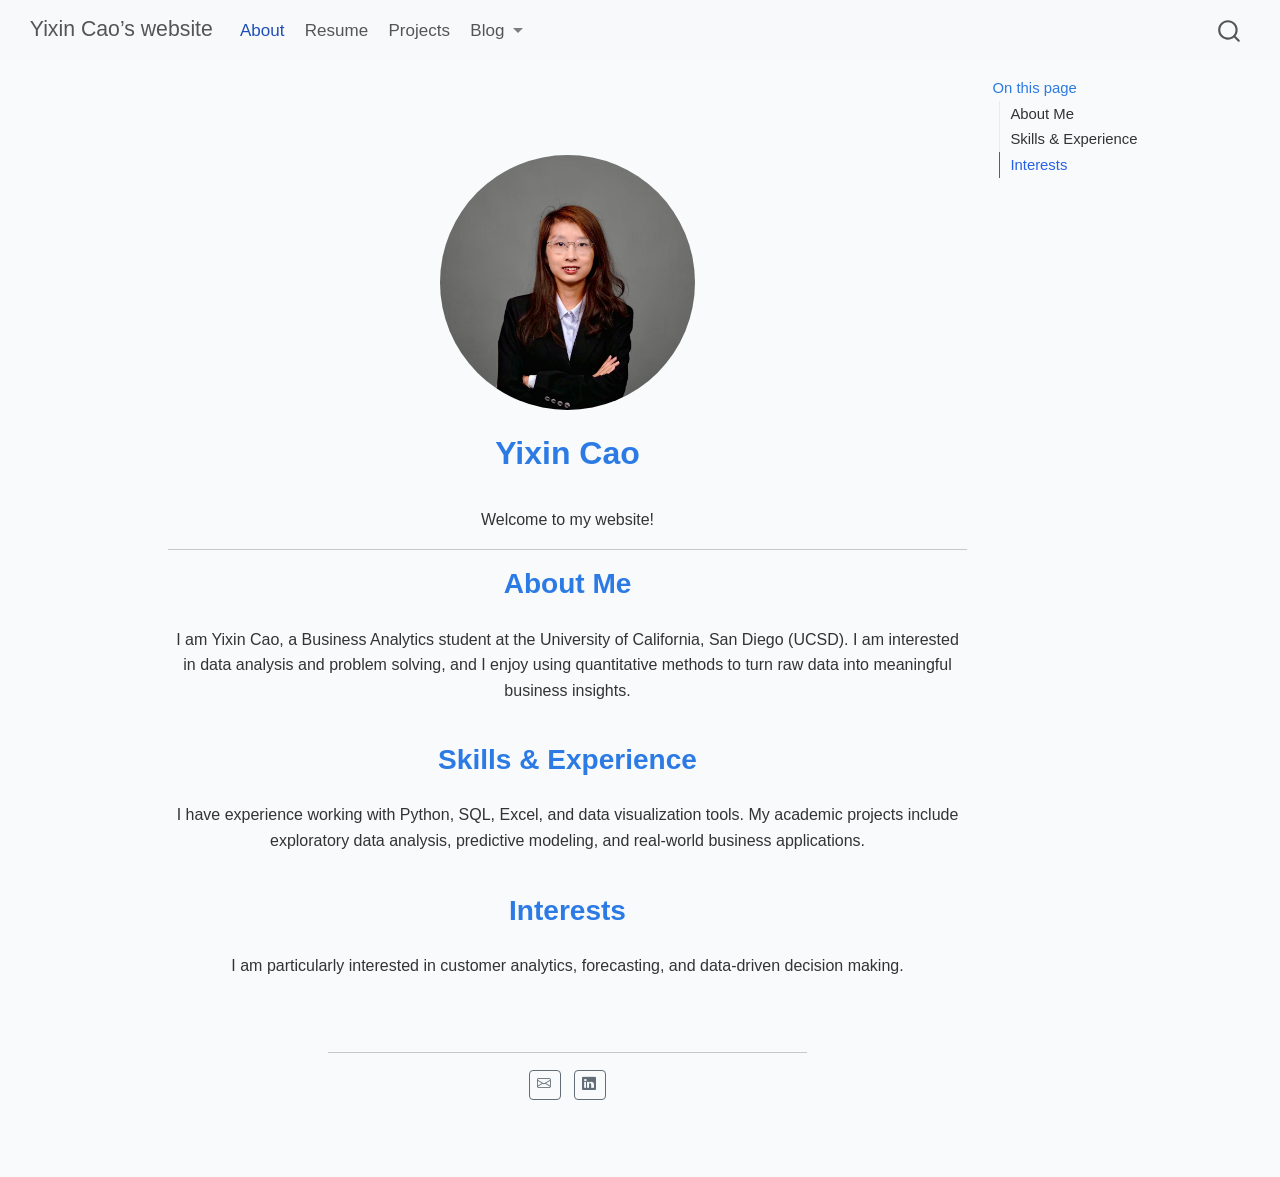
<file: docs/index.html>
<!DOCTYPE html>
<html xmlns="http://www.w3.org/1999/xhtml" lang="en" xml:lang="en"><head>

<meta charset="utf-8">
<meta name="generator" content="quarto-1.9.36">

<meta name="viewport" content="width=device-width, initial-scale=1.0, user-scalable=yes">


<title>Yixin Cao – Yixin Cao’s website</title>
<style>
/* Default styles provided by pandoc.
** See https://pandoc.org/MANUAL.html#variables-for-html for config info.
*/
code{white-space: pre-wrap;}
span.smallcaps{font-variant: small-caps;}
div.columns{display: flex; gap: min(4vw, 1.5em);}
div.column{flex: auto; overflow-x: auto;}
div.hanging-indent{margin-left: 1.5em; text-indent: -1.5em;}
ul.task-list{list-style: none;}
ul.task-list li input[type="checkbox"] {
  width: 0.8em;
  margin: 0 0.8em 0.2em -1em; /* quarto-specific, see https://github.com/quarto-dev/quarto-cli/issues/4556 */ 
  vertical-align: middle;
}
</style>


<script src="site_libs/quarto-nav/quarto-nav.js"></script>
<script src="site_libs/quarto-nav/headroom.min.js"></script>
<script src="site_libs/clipboard/clipboard.min.js"></script>
<script src="site_libs/quarto-search/autocomplete.umd.js"></script>
<script src="site_libs/quarto-search/fuse.min.js"></script>
<script src="site_libs/quarto-search/quarto-search.js"></script>
<meta name="quarto:offset" content="./">
<script src="site_libs/quarto-html/quarto.js" type="module"></script>
<script src="site_libs/quarto-html/tabsets/tabsets.js" type="module"></script>
<script src="site_libs/quarto-html/popper.min.js"></script>
<script src="site_libs/quarto-html/tippy.umd.min.js"></script>
<link href="site_libs/quarto-html/tippy.css" rel="stylesheet">
<link href="site_libs/quarto-html/quarto-syntax-highlighting-845c23b38eaddc0f92fda52bfe77a8c8.css" rel="stylesheet" id="quarto-text-highlighting-styles">
<script src="site_libs/bootstrap/bootstrap.min.js"></script>
<link href="site_libs/bootstrap/bootstrap-icons.css" rel="stylesheet">
<link href="site_libs/bootstrap/bootstrap-158031087360bce0ff56dc785ce39e06.min.css" rel="stylesheet" append-hash="true" id="quarto-bootstrap" data-mode="light">
<script id="quarto-search-options" type="application/json">{
  "location": "navbar",
  "copy-button": false,
  "collapse-after": 3,
  "panel-placement": "end",
  "type": "overlay",
  "limit": 50,
  "keyboard-shortcut": [
    "f",
    "/",
    "s"
  ],
  "show-item-context": false,
  "language": {
    "search-no-results-text": "No results",
    "search-matching-documents-text": "matching documents",
    "search-copy-link-title": "Copy link to search",
    "search-hide-matches-text": "Hide additional matches",
    "search-more-match-text": "more match in this document",
    "search-more-matches-text": "more matches in this document",
    "search-clear-button-title": "Clear",
    "search-text-placeholder": "",
    "search-detached-cancel-button-title": "Cancel",
    "search-submit-button-title": "Submit",
    "search-label": "Search"
  }
}</script>


<link rel="stylesheet" href="styles.css">
</head>

<body class="nav-fixed quarto-light">

<div id="quarto-search-results"></div>
  <header id="quarto-header" class="headroom fixed-top">
    <nav class="navbar navbar-expand-lg " data-bs-theme="dark">
      <div class="navbar-container container-fluid">
      <div class="navbar-brand-container mx-auto">
    <a class="navbar-brand" href="./index.html">
    <span class="navbar-title">Yixin Cao’s website</span>
    </a>
  </div>
            <div id="quarto-search" class="" title="Search"></div>
          <button class="navbar-toggler" type="button" data-bs-toggle="collapse" data-bs-target="#navbarCollapse" aria-controls="navbarCollapse" role="menu" aria-expanded="false" aria-label="Toggle navigation" onclick="if (window.quartoToggleHeadroom) { window.quartoToggleHeadroom(); }">
  <span class="navbar-toggler-icon"></span>
</button>
          <div class="collapse navbar-collapse" id="navbarCollapse">
            <ul class="navbar-nav navbar-nav-scroll me-auto">
  <li class="nav-item">
    <a class="nav-link active" href="./index.html" aria-current="page"> 
<span class="menu-text">About</span></a>
  </li>  
  <li class="nav-item">
    <a class="nav-link" href="./resume.html"> 
<span class="menu-text">Resume</span></a>
  </li>  
  <li class="nav-item">
    <a class="nav-link" href="./projects.html"> 
<span class="menu-text">Projects</span></a>
  </li>  
  <li class="nav-item dropdown ">
    <a class="nav-link dropdown-toggle" href="#" id="nav-menu-blog" role="link" data-bs-toggle="dropdown" aria-expanded="false">
 <span class="menu-text">Blog</span>
    </a>
    <ul class="dropdown-menu" aria-labelledby="nav-menu-blog">    
        <li>
    <a class="dropdown-item" href="./hw1_questions.html">
 <span class="dropdown-text">HW1</span></a>
  </li>  
        <li>
    <a class="dropdown-item" href="./hw2_questions.html">
 <span class="dropdown-text">HW2</span></a>
  </li>  
        <li>
    <a class="dropdown-item" href="./hw3_questions.html">
 <span class="dropdown-text">HW3</span></a>
  </li>  
        <li>
    <a class="dropdown-item" href="./hw4_questions.html">
 <span class="dropdown-text">HW4</span></a>
  </li>  
    </ul>
  </li>
</ul>
          </div> <!-- /navcollapse -->
            <div class="quarto-navbar-tools">
</div>
      </div> <!-- /container-fluid -->
    </nav>
</header>
<!-- content -->
<div id="quarto-content" class="quarto-container page-columns page-rows-contents page-layout-article page-navbar">
<!-- sidebar -->
<!-- margin-sidebar -->
    <div id="quarto-margin-sidebar" class="sidebar margin-sidebar">
        <nav id="TOC" role="doc-toc" class="toc-active">
    <h2 id="toc-title">On this page</h2>
  <ul>
  <li><a href="#about-me" id="toc-about-me" class="nav-link active" data-scroll-target="#about-me">About Me</a></li>
  <li><a href="#skills-experience" id="toc-skills-experience" class="nav-link" data-scroll-target="#skills-experience">Skills &amp; Experience</a></li>
  <li><a href="#interests" id="toc-interests" class="nav-link" data-scroll-target="#interests">Interests</a></li>
  </ul>
</nav>
    </div>
<!-- main -->
<div class="quarto-about-jolla">
  <img src="files/profile_pic.jpg" class="about-image
  round " style="height: 15em; width: 15em;">
 <header id="title-block-header" class="quarto-title-block default">
<div class="quarto-title">
<h1 class="title">Yixin Cao</h1>
</div>
<div class="quarto-title-meta">
  </div>
</header><main class="content" id="quarto-document-content">

<p>Welcome to my website!</p>
<hr>
<section id="about-me" class="level2">
<h2 data-anchor-id="about-me">About Me</h2>
<p>I am Yixin Cao, a Business Analytics student at the University of California, San Diego (UCSD). I am interested in data analysis and problem solving, and I enjoy using quantitative methods to turn raw data into meaningful business insights.</p>
</section>
<section id="skills-experience" class="level2">
<h2 data-anchor-id="skills-experience">Skills &amp; Experience</h2>
<p>I have experience working with Python, SQL, Excel, and data visualization tools. My academic projects include exploratory data analysis, predictive modeling, and real-world business applications.</p>
</section>
<section id="interests" class="level2">
<h2 data-anchor-id="interests">Interests</h2>
<p>I am particularly interested in customer analytics, forecasting, and data-driven decision making.</p>


</section>
</main> 
  <hr class="about-sep">
   <div class="about-links">
  <a href="mailto:yixincao615@gmail.com" class="about-link" rel="" target="">
    <i class="bi bi-envelope"></i>
     <span class="about-link-text"></span>
  </a>
  <a href="/www.linkedin.com/in/yixin-cao-874bb3294" class="about-link" rel="" target="">
    <i class="bi bi-linkedin"></i>
     <span class="about-link-text"></span>
  </a>
</div>
</div>
 <!-- /main -->
<script id="quarto-html-after-body" type="application/javascript">
  window.document.addEventListener("DOMContentLoaded", function (event) {
    const isCodeAnnotation = (el) => {
      for (const clz of el.classList) {
        if (clz.startsWith('code-annotation-')) {                     
          return true;
        }
      }
      return false;
    }
    const onCopySuccess = function(e) {
      // button target
      const button = e.trigger;
      // don't keep focus
      button.blur();
      // flash "checked"
      button.classList.add('code-copy-button-checked');
      var currentTitle = button.getAttribute("title");
      button.setAttribute("title", "Copied!");
      let tooltip;
      if (window.bootstrap) {
        button.setAttribute("data-bs-toggle", "tooltip");
        button.setAttribute("data-bs-placement", "left");
        button.setAttribute("data-bs-title", "Copied!");
        tooltip = new bootstrap.Tooltip(button, 
          { trigger: "manual", 
            customClass: "code-copy-button-tooltip",
            offset: [0, -8]});
        tooltip.show();    
      }
      setTimeout(function() {
        if (tooltip) {
          tooltip.hide();
          button.removeAttribute("data-bs-title");
          button.removeAttribute("data-bs-toggle");
          button.removeAttribute("data-bs-placement");
        }
        button.setAttribute("title", currentTitle);
        button.classList.remove('code-copy-button-checked');
      }, 1000);
      // clear code selection
      e.clearSelection();
    }
    const getTextToCopy = function(trigger) {
      const outerScaffold = trigger.parentElement.cloneNode(true);
      const codeEl = outerScaffold.querySelector('code');
      for (const childEl of codeEl.children) {
        if (isCodeAnnotation(childEl)) {
          childEl.remove();
        }
      }
      return codeEl.innerText;
    }
    const clipboard = new window.ClipboardJS('.code-copy-button:not([data-in-quarto-modal])', {
      text: getTextToCopy
    });
    clipboard.on('success', onCopySuccess);
    if (window.document.getElementById('quarto-embedded-source-code-modal')) {
      const clipboardModal = new window.ClipboardJS('.code-copy-button[data-in-quarto-modal]', {
        text: getTextToCopy,
        container: window.document.getElementById('quarto-embedded-source-code-modal')
      });
      clipboardModal.on('success', onCopySuccess);
    }
      var localhostRegex = new RegExp(/^(?:http|https):\/\/localhost\:?[0-9]*\//);
      var mailtoRegex = new RegExp(/^mailto:/);
        var filterRegex = new RegExp('/' + window.location.host + '/');
      var isInternal = (href) => {
          return filterRegex.test(href) || localhostRegex.test(href) || mailtoRegex.test(href);
      }
      // Inspect non-navigation links and adorn them if external
     var links = window.document.querySelectorAll('a[href]:not(.nav-link):not(.navbar-brand):not(.toc-action):not(.sidebar-link):not(.sidebar-item-toggle):not(.pagination-link):not(.no-external):not([aria-hidden]):not(.dropdown-item):not(.quarto-navigation-tool):not(.about-link)');
      for (var i=0; i<links.length; i++) {
        const link = links[i];
        if (!isInternal(link.href)) {
          // undo the damage that might have been done by quarto-nav.js in the case of
          // links that we want to consider external
          if (link.dataset.originalHref !== undefined) {
            link.href = link.dataset.originalHref;
          }
        }
      }
    function tippyHover(el, contentFn, onTriggerFn, onUntriggerFn) {
      const config = {
        allowHTML: true,
        maxWidth: 500,
        delay: 100,
        arrow: false,
        appendTo: function(el) {
            return el.parentElement;
        },
        interactive: true,
        interactiveBorder: 10,
        theme: 'quarto',
        placement: 'bottom-start',
      };
      if (contentFn) {
        config.content = contentFn;
      }
      if (onTriggerFn) {
        config.onTrigger = onTriggerFn;
      }
      if (onUntriggerFn) {
        config.onUntrigger = onUntriggerFn;
      }
      window.tippy(el, config); 
    }
    const noterefs = window.document.querySelectorAll('a[role="doc-noteref"]');
    for (var i=0; i<noterefs.length; i++) {
      const ref = noterefs[i];
      tippyHover(ref, function() {
        // use id or data attribute instead here
        let href = ref.getAttribute('data-footnote-href') || ref.getAttribute('href');
        try { href = new URL(href).hash; } catch {}
        const id = href.replace(/^#\/?/, "");
        const note = window.document.getElementById(id);
        if (note) {
          return note.innerHTML;
        } else {
          return "";
        }
      });
    }
    const xrefs = window.document.querySelectorAll('a.quarto-xref');
    const processXRef = (id, note) => {
      // Strip column container classes
      const stripColumnClz = (el) => {
        el.classList.remove("page-full", "page-columns");
        if (el.children) {
          for (const child of el.children) {
            stripColumnClz(child);
          }
        }
      }
      stripColumnClz(note)
      if (id === null || id.startsWith('sec-')) {
        // Special case sections, only their first couple elements
        const container = document.createElement("div");
        if (note.children && note.children.length > 2) {
          container.appendChild(note.children[0].cloneNode(true));
          for (let i = 1; i < note.children.length; i++) {
            const child = note.children[i];
            if (child.tagName === "P" && child.innerText === "") {
              continue;
            } else {
              container.appendChild(child.cloneNode(true));
              break;
            }
          }
          if (window.Quarto?.typesetMath) {
            window.Quarto.typesetMath(container);
          }
          return container.innerHTML
        } else {
          if (window.Quarto?.typesetMath) {
            window.Quarto.typesetMath(note);
          }
          return note.innerHTML;
        }
      } else {
        // Remove any anchor links if they are present
        const anchorLink = note.querySelector('a.anchorjs-link');
        if (anchorLink) {
          anchorLink.remove();
        }
        if (window.Quarto?.typesetMath) {
          window.Quarto.typesetMath(note);
        }
        if (note.classList.contains("callout")) {
          return note.outerHTML;
        } else {
          return note.innerHTML;
        }
      }
    }
    for (var i=0; i<xrefs.length; i++) {
      const xref = xrefs[i];
      tippyHover(xref, undefined, function(instance) {
        instance.disable();
        let url = xref.getAttribute('href');
        let hash = undefined; 
        if (url.startsWith('#')) {
          hash = url;
        } else {
          try { hash = new URL(url).hash; } catch {}
        }
        if (hash) {
          const id = hash.replace(/^#\/?/, "");
          const note = window.document.getElementById(id);
          if (note !== null) {
            try {
              const html = processXRef(id, note.cloneNode(true));
              instance.setContent(html);
            } finally {
              instance.enable();
              instance.show();
            }
          } else {
            // See if we can fetch this
            fetch(url.split('#')[0])
            .then(res => res.text())
            .then(html => {
              const parser = new DOMParser();
              const htmlDoc = parser.parseFromString(html, "text/html");
              const note = htmlDoc.getElementById(id);
              if (note !== null) {
                const html = processXRef(id, note);
                instance.setContent(html);
              } 
            }).finally(() => {
              instance.enable();
              instance.show();
            });
          }
        } else {
          // See if we can fetch a full url (with no hash to target)
          // This is a special case and we should probably do some content thinning / targeting
          fetch(url)
          .then(res => res.text())
          .then(html => {
            const parser = new DOMParser();
            const htmlDoc = parser.parseFromString(html, "text/html");
            const note = htmlDoc.querySelector('main.content');
            if (note !== null) {
              // This should only happen for chapter cross references
              // (since there is no id in the URL)
              // remove the first header
              if (note.children.length > 0 && note.children[0].tagName === "HEADER") {
                note.children[0].remove();
              }
              const html = processXRef(null, note);
              instance.setContent(html);
            } 
          }).finally(() => {
            instance.enable();
            instance.show();
          });
        }
      }, function(instance) {
      });
    }
        let selectedAnnoteEl;
        const selectorForAnnotation = ( cell, annotation) => {
          let cellAttr = 'data-code-cell="' + cell + '"';
          let lineAttr = 'data-code-annotation="' +  annotation + '"';
          const selector = 'span[' + cellAttr + '][' + lineAttr + ']';
          return selector;
        }
        const selectCodeLines = (annoteEl) => {
          const doc = window.document;
          const targetCell = annoteEl.getAttribute("data-target-cell");
          const targetAnnotation = annoteEl.getAttribute("data-target-annotation");
          const annoteSpan = window.document.querySelector(selectorForAnnotation(targetCell, targetAnnotation));
          const lines = annoteSpan.getAttribute("data-code-lines").split(",");
          const lineIds = lines.map((line) => {
            return targetCell + "-" + line;
          })
          let top = null;
          let height = null;
          let parent = null;
          if (lineIds.length > 0) {
              //compute the position of the single el (top and bottom and make a div)
              const el = window.document.getElementById(lineIds[0]);
              top = el.offsetTop;
              height = el.offsetHeight;
              parent = el.parentElement.parentElement;
            if (lineIds.length > 1) {
              const lastEl = window.document.getElementById(lineIds[lineIds.length - 1]);
              const bottom = lastEl.offsetTop + lastEl.offsetHeight;
              height = bottom - top;
            }
            if (top !== null && height !== null && parent !== null) {
              // cook up a div (if necessary) and position it 
              let div = window.document.getElementById("code-annotation-line-highlight");
              if (div === null) {
                div = window.document.createElement("div");
                div.setAttribute("id", "code-annotation-line-highlight");
                div.style.position = 'absolute';
                parent.appendChild(div);
              }
              div.style.top = top - 2 + "px";
              div.style.height = height + 4 + "px";
              div.style.left = 0;
              let gutterDiv = window.document.getElementById("code-annotation-line-highlight-gutter");
              if (gutterDiv === null) {
                gutterDiv = window.document.createElement("div");
                gutterDiv.setAttribute("id", "code-annotation-line-highlight-gutter");
                gutterDiv.style.position = 'absolute';
                const codeCell = window.document.getElementById(targetCell);
                const gutter = codeCell.querySelector('.code-annotation-gutter');
                gutter.appendChild(gutterDiv);
              }
              gutterDiv.style.top = top - 2 + "px";
              gutterDiv.style.height = height + 4 + "px";
            }
            selectedAnnoteEl = annoteEl;
          }
        };
        const unselectCodeLines = () => {
          const elementsIds = ["code-annotation-line-highlight", "code-annotation-line-highlight-gutter"];
          elementsIds.forEach((elId) => {
            const div = window.document.getElementById(elId);
            if (div) {
              div.remove();
            }
          });
          selectedAnnoteEl = undefined;
        };
          // Handle positioning of the toggle
      window.addEventListener(
        "resize",
        throttle(() => {
          elRect = undefined;
          if (selectedAnnoteEl) {
            selectCodeLines(selectedAnnoteEl);
          }
        }, 10)
      );
      function throttle(fn, ms) {
      let throttle = false;
      let timer;
        return (...args) => {
          if(!throttle) { // first call gets through
              fn.apply(this, args);
              throttle = true;
          } else { // all the others get throttled
              if(timer) clearTimeout(timer); // cancel #2
              timer = setTimeout(() => {
                fn.apply(this, args);
                timer = throttle = false;
              }, ms);
          }
        };
      }
        // Attach click handler to the DT
        const annoteDls = window.document.querySelectorAll('dt[data-target-cell]');
        for (const annoteDlNode of annoteDls) {
          annoteDlNode.addEventListener('click', (event) => {
            const clickedEl = event.target;
            if (clickedEl !== selectedAnnoteEl) {
              unselectCodeLines();
              const activeEl = window.document.querySelector('dt[data-target-cell].code-annotation-active');
              if (activeEl) {
                activeEl.classList.remove('code-annotation-active');
              }
              selectCodeLines(clickedEl);
              clickedEl.classList.add('code-annotation-active');
            } else {
              // Unselect the line
              unselectCodeLines();
              clickedEl.classList.remove('code-annotation-active');
            }
          });
        }
    const findCites = (el) => {
      const parentEl = el.parentElement;
      if (parentEl) {
        const cites = parentEl.dataset.cites;
        if (cites) {
          return {
            el,
            cites: cites.split(' ')
          };
        } else {
          return findCites(el.parentElement)
        }
      } else {
        return undefined;
      }
    };
    var bibliorefs = window.document.querySelectorAll('a[role="doc-biblioref"]');
    for (var i=0; i<bibliorefs.length; i++) {
      const ref = bibliorefs[i];
      const citeInfo = findCites(ref);
      if (citeInfo) {
        tippyHover(citeInfo.el, function() {
          var popup = window.document.createElement('div');
          citeInfo.cites.forEach(function(cite) {
            var citeDiv = window.document.createElement('div');
            citeDiv.classList.add('hanging-indent');
            citeDiv.classList.add('csl-entry');
            var biblioDiv = window.document.getElementById('ref-' + cite);
            if (biblioDiv) {
              citeDiv.innerHTML = biblioDiv.innerHTML;
            }
            popup.appendChild(citeDiv);
          });
          return popup.innerHTML;
        });
      }
    }
  });
  </script>
</div> <!-- /content -->




</body></html>
</file>
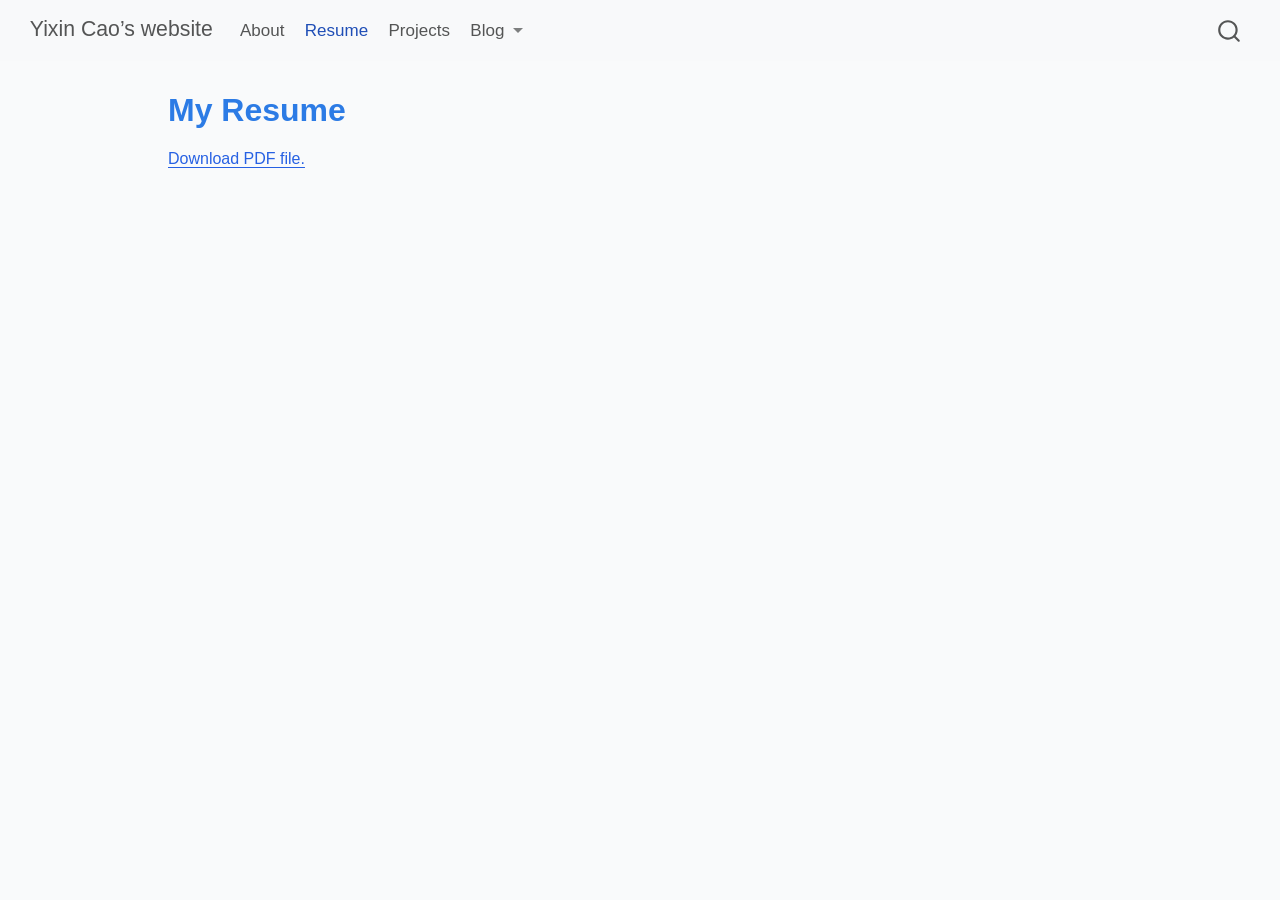
<file: docs/resume.html>
<!DOCTYPE html>
<html xmlns="http://www.w3.org/1999/xhtml" lang="en" xml:lang="en"><head>

<meta charset="utf-8">
<meta name="generator" content="quarto-1.9.36">

<meta name="viewport" content="width=device-width, initial-scale=1.0, user-scalable=yes">


<title>My Resume – Yixin Cao’s website</title>
<style>
/* Default styles provided by pandoc.
** See https://pandoc.org/MANUAL.html#variables-for-html for config info.
*/
code{white-space: pre-wrap;}
span.smallcaps{font-variant: small-caps;}
div.columns{display: flex; gap: min(4vw, 1.5em);}
div.column{flex: auto; overflow-x: auto;}
div.hanging-indent{margin-left: 1.5em; text-indent: -1.5em;}
ul.task-list{list-style: none;}
ul.task-list li input[type="checkbox"] {
  width: 0.8em;
  margin: 0 0.8em 0.2em -1em; /* quarto-specific, see https://github.com/quarto-dev/quarto-cli/issues/4556 */ 
  vertical-align: middle;
}
</style>


<script src="site_libs/quarto-nav/quarto-nav.js"></script>
<script src="site_libs/quarto-nav/headroom.min.js"></script>
<script src="site_libs/clipboard/clipboard.min.js"></script>
<script src="site_libs/quarto-search/autocomplete.umd.js"></script>
<script src="site_libs/quarto-search/fuse.min.js"></script>
<script src="site_libs/quarto-search/quarto-search.js"></script>
<meta name="quarto:offset" content="./">
<script src="site_libs/quarto-html/quarto.js" type="module"></script>
<script src="site_libs/quarto-html/tabsets/tabsets.js" type="module"></script>
<script src="site_libs/quarto-html/popper.min.js"></script>
<script src="site_libs/quarto-html/tippy.umd.min.js"></script>
<script src="site_libs/quarto-html/anchor.min.js"></script>
<link href="site_libs/quarto-html/tippy.css" rel="stylesheet">
<link href="site_libs/quarto-html/quarto-syntax-highlighting-845c23b38eaddc0f92fda52bfe77a8c8.css" rel="stylesheet" id="quarto-text-highlighting-styles">
<script src="site_libs/bootstrap/bootstrap.min.js"></script>
<link href="site_libs/bootstrap/bootstrap-icons.css" rel="stylesheet">
<link href="site_libs/bootstrap/bootstrap-158031087360bce0ff56dc785ce39e06.min.css" rel="stylesheet" append-hash="true" id="quarto-bootstrap" data-mode="light">
<script id="quarto-search-options" type="application/json">{
  "location": "navbar",
  "copy-button": false,
  "collapse-after": 3,
  "panel-placement": "end",
  "type": "overlay",
  "limit": 50,
  "keyboard-shortcut": [
    "f",
    "/",
    "s"
  ],
  "show-item-context": false,
  "language": {
    "search-no-results-text": "No results",
    "search-matching-documents-text": "matching documents",
    "search-copy-link-title": "Copy link to search",
    "search-hide-matches-text": "Hide additional matches",
    "search-more-match-text": "more match in this document",
    "search-more-matches-text": "more matches in this document",
    "search-clear-button-title": "Clear",
    "search-text-placeholder": "",
    "search-detached-cancel-button-title": "Cancel",
    "search-submit-button-title": "Submit",
    "search-label": "Search"
  }
}</script>


<link rel="stylesheet" href="styles.css">
</head>

<body class="nav-fixed quarto-light">

<div id="quarto-search-results"></div>
  <header id="quarto-header" class="headroom fixed-top">
    <nav class="navbar navbar-expand-lg " data-bs-theme="dark">
      <div class="navbar-container container-fluid">
      <div class="navbar-brand-container mx-auto">
    <a class="navbar-brand" href="./index.html">
    <span class="navbar-title">Yixin Cao’s website</span>
    </a>
  </div>
            <div id="quarto-search" class="" title="Search"></div>
          <button class="navbar-toggler" type="button" data-bs-toggle="collapse" data-bs-target="#navbarCollapse" aria-controls="navbarCollapse" role="menu" aria-expanded="false" aria-label="Toggle navigation" onclick="if (window.quartoToggleHeadroom) { window.quartoToggleHeadroom(); }">
  <span class="navbar-toggler-icon"></span>
</button>
          <div class="collapse navbar-collapse" id="navbarCollapse">
            <ul class="navbar-nav navbar-nav-scroll me-auto">
  <li class="nav-item">
    <a class="nav-link" href="./index.html"> 
<span class="menu-text">About</span></a>
  </li>  
  <li class="nav-item">
    <a class="nav-link active" href="./resume.html" aria-current="page"> 
<span class="menu-text">Resume</span></a>
  </li>  
  <li class="nav-item">
    <a class="nav-link" href="./projects.html"> 
<span class="menu-text">Projects</span></a>
  </li>  
  <li class="nav-item dropdown ">
    <a class="nav-link dropdown-toggle" href="#" id="nav-menu-blog" role="link" data-bs-toggle="dropdown" aria-expanded="false">
 <span class="menu-text">Blog</span>
    </a>
    <ul class="dropdown-menu" aria-labelledby="nav-menu-blog">    
        <li>
    <a class="dropdown-item" href="./hw1_questions.html">
 <span class="dropdown-text">HW1</span></a>
  </li>  
        <li>
    <a class="dropdown-item" href="./hw2_questions.html">
 <span class="dropdown-text">HW2</span></a>
  </li>  
        <li>
    <a class="dropdown-item" href="./hw3_questions.html">
 <span class="dropdown-text">HW3</span></a>
  </li>  
        <li>
    <a class="dropdown-item" href="./hw4_questions.html">
 <span class="dropdown-text">HW4</span></a>
  </li>  
    </ul>
  </li>
</ul>
          </div> <!-- /navcollapse -->
            <div class="quarto-navbar-tools">
</div>
      </div> <!-- /container-fluid -->
    </nav>
</header>
<!-- content -->
<div id="quarto-content" class="quarto-container page-columns page-rows-contents page-layout-article page-navbar">
<!-- sidebar -->
<!-- margin-sidebar -->
    <div id="quarto-margin-sidebar" class="sidebar margin-sidebar zindex-bottom">
        
    </div>
<!-- main -->
<main class="content" id="quarto-document-content">

<header id="title-block-header" class="quarto-title-block default">
<div class="quarto-title">
<h1 class="title">My Resume</h1>
</div>



<div class="quarto-title-meta">

    
  
    
  </div>
  


</header>


<p><object data="files/resume.pdf" type="application/pdf" width="100%" height="800"><a href="files/resume.pdf" download="">Download PDF file.</a></object></p>



</main> <!-- /main -->
<script id="quarto-html-after-body" type="application/javascript">
  window.document.addEventListener("DOMContentLoaded", function (event) {
    const icon = "";
    const anchorJS = new window.AnchorJS();
    anchorJS.options = {
      placement: 'right',
      icon: icon
    };
    anchorJS.add('.anchored');
    const isCodeAnnotation = (el) => {
      for (const clz of el.classList) {
        if (clz.startsWith('code-annotation-')) {                     
          return true;
        }
      }
      return false;
    }
    const onCopySuccess = function(e) {
      // button target
      const button = e.trigger;
      // don't keep focus
      button.blur();
      // flash "checked"
      button.classList.add('code-copy-button-checked');
      var currentTitle = button.getAttribute("title");
      button.setAttribute("title", "Copied!");
      let tooltip;
      if (window.bootstrap) {
        button.setAttribute("data-bs-toggle", "tooltip");
        button.setAttribute("data-bs-placement", "left");
        button.setAttribute("data-bs-title", "Copied!");
        tooltip = new bootstrap.Tooltip(button, 
          { trigger: "manual", 
            customClass: "code-copy-button-tooltip",
            offset: [0, -8]});
        tooltip.show();    
      }
      setTimeout(function() {
        if (tooltip) {
          tooltip.hide();
          button.removeAttribute("data-bs-title");
          button.removeAttribute("data-bs-toggle");
          button.removeAttribute("data-bs-placement");
        }
        button.setAttribute("title", currentTitle);
        button.classList.remove('code-copy-button-checked');
      }, 1000);
      // clear code selection
      e.clearSelection();
    }
    const getTextToCopy = function(trigger) {
      const outerScaffold = trigger.parentElement.cloneNode(true);
      const codeEl = outerScaffold.querySelector('code');
      for (const childEl of codeEl.children) {
        if (isCodeAnnotation(childEl)) {
          childEl.remove();
        }
      }
      return codeEl.innerText;
    }
    const clipboard = new window.ClipboardJS('.code-copy-button:not([data-in-quarto-modal])', {
      text: getTextToCopy
    });
    clipboard.on('success', onCopySuccess);
    if (window.document.getElementById('quarto-embedded-source-code-modal')) {
      const clipboardModal = new window.ClipboardJS('.code-copy-button[data-in-quarto-modal]', {
        text: getTextToCopy,
        container: window.document.getElementById('quarto-embedded-source-code-modal')
      });
      clipboardModal.on('success', onCopySuccess);
    }
      var localhostRegex = new RegExp(/^(?:http|https):\/\/localhost\:?[0-9]*\//);
      var mailtoRegex = new RegExp(/^mailto:/);
        var filterRegex = new RegExp('/' + window.location.host + '/');
      var isInternal = (href) => {
          return filterRegex.test(href) || localhostRegex.test(href) || mailtoRegex.test(href);
      }
      // Inspect non-navigation links and adorn them if external
     var links = window.document.querySelectorAll('a[href]:not(.nav-link):not(.navbar-brand):not(.toc-action):not(.sidebar-link):not(.sidebar-item-toggle):not(.pagination-link):not(.no-external):not([aria-hidden]):not(.dropdown-item):not(.quarto-navigation-tool):not(.about-link)');
      for (var i=0; i<links.length; i++) {
        const link = links[i];
        if (!isInternal(link.href)) {
          // undo the damage that might have been done by quarto-nav.js in the case of
          // links that we want to consider external
          if (link.dataset.originalHref !== undefined) {
            link.href = link.dataset.originalHref;
          }
        }
      }
    function tippyHover(el, contentFn, onTriggerFn, onUntriggerFn) {
      const config = {
        allowHTML: true,
        maxWidth: 500,
        delay: 100,
        arrow: false,
        appendTo: function(el) {
            return el.parentElement;
        },
        interactive: true,
        interactiveBorder: 10,
        theme: 'quarto',
        placement: 'bottom-start',
      };
      if (contentFn) {
        config.content = contentFn;
      }
      if (onTriggerFn) {
        config.onTrigger = onTriggerFn;
      }
      if (onUntriggerFn) {
        config.onUntrigger = onUntriggerFn;
      }
      window.tippy(el, config); 
    }
    const noterefs = window.document.querySelectorAll('a[role="doc-noteref"]');
    for (var i=0; i<noterefs.length; i++) {
      const ref = noterefs[i];
      tippyHover(ref, function() {
        // use id or data attribute instead here
        let href = ref.getAttribute('data-footnote-href') || ref.getAttribute('href');
        try { href = new URL(href).hash; } catch {}
        const id = href.replace(/^#\/?/, "");
        const note = window.document.getElementById(id);
        if (note) {
          return note.innerHTML;
        } else {
          return "";
        }
      });
    }
    const xrefs = window.document.querySelectorAll('a.quarto-xref');
    const processXRef = (id, note) => {
      // Strip column container classes
      const stripColumnClz = (el) => {
        el.classList.remove("page-full", "page-columns");
        if (el.children) {
          for (const child of el.children) {
            stripColumnClz(child);
          }
        }
      }
      stripColumnClz(note)
      if (id === null || id.startsWith('sec-')) {
        // Special case sections, only their first couple elements
        const container = document.createElement("div");
        if (note.children && note.children.length > 2) {
          container.appendChild(note.children[0].cloneNode(true));
          for (let i = 1; i < note.children.length; i++) {
            const child = note.children[i];
            if (child.tagName === "P" && child.innerText === "") {
              continue;
            } else {
              container.appendChild(child.cloneNode(true));
              break;
            }
          }
          if (window.Quarto?.typesetMath) {
            window.Quarto.typesetMath(container);
          }
          return container.innerHTML
        } else {
          if (window.Quarto?.typesetMath) {
            window.Quarto.typesetMath(note);
          }
          return note.innerHTML;
        }
      } else {
        // Remove any anchor links if they are present
        const anchorLink = note.querySelector('a.anchorjs-link');
        if (anchorLink) {
          anchorLink.remove();
        }
        if (window.Quarto?.typesetMath) {
          window.Quarto.typesetMath(note);
        }
        if (note.classList.contains("callout")) {
          return note.outerHTML;
        } else {
          return note.innerHTML;
        }
      }
    }
    for (var i=0; i<xrefs.length; i++) {
      const xref = xrefs[i];
      tippyHover(xref, undefined, function(instance) {
        instance.disable();
        let url = xref.getAttribute('href');
        let hash = undefined; 
        if (url.startsWith('#')) {
          hash = url;
        } else {
          try { hash = new URL(url).hash; } catch {}
        }
        if (hash) {
          const id = hash.replace(/^#\/?/, "");
          const note = window.document.getElementById(id);
          if (note !== null) {
            try {
              const html = processXRef(id, note.cloneNode(true));
              instance.setContent(html);
            } finally {
              instance.enable();
              instance.show();
            }
          } else {
            // See if we can fetch this
            fetch(url.split('#')[0])
            .then(res => res.text())
            .then(html => {
              const parser = new DOMParser();
              const htmlDoc = parser.parseFromString(html, "text/html");
              const note = htmlDoc.getElementById(id);
              if (note !== null) {
                const html = processXRef(id, note);
                instance.setContent(html);
              } 
            }).finally(() => {
              instance.enable();
              instance.show();
            });
          }
        } else {
          // See if we can fetch a full url (with no hash to target)
          // This is a special case and we should probably do some content thinning / targeting
          fetch(url)
          .then(res => res.text())
          .then(html => {
            const parser = new DOMParser();
            const htmlDoc = parser.parseFromString(html, "text/html");
            const note = htmlDoc.querySelector('main.content');
            if (note !== null) {
              // This should only happen for chapter cross references
              // (since there is no id in the URL)
              // remove the first header
              if (note.children.length > 0 && note.children[0].tagName === "HEADER") {
                note.children[0].remove();
              }
              const html = processXRef(null, note);
              instance.setContent(html);
            } 
          }).finally(() => {
            instance.enable();
            instance.show();
          });
        }
      }, function(instance) {
      });
    }
        let selectedAnnoteEl;
        const selectorForAnnotation = ( cell, annotation) => {
          let cellAttr = 'data-code-cell="' + cell + '"';
          let lineAttr = 'data-code-annotation="' +  annotation + '"';
          const selector = 'span[' + cellAttr + '][' + lineAttr + ']';
          return selector;
        }
        const selectCodeLines = (annoteEl) => {
          const doc = window.document;
          const targetCell = annoteEl.getAttribute("data-target-cell");
          const targetAnnotation = annoteEl.getAttribute("data-target-annotation");
          const annoteSpan = window.document.querySelector(selectorForAnnotation(targetCell, targetAnnotation));
          const lines = annoteSpan.getAttribute("data-code-lines").split(",");
          const lineIds = lines.map((line) => {
            return targetCell + "-" + line;
          })
          let top = null;
          let height = null;
          let parent = null;
          if (lineIds.length > 0) {
              //compute the position of the single el (top and bottom and make a div)
              const el = window.document.getElementById(lineIds[0]);
              top = el.offsetTop;
              height = el.offsetHeight;
              parent = el.parentElement.parentElement;
            if (lineIds.length > 1) {
              const lastEl = window.document.getElementById(lineIds[lineIds.length - 1]);
              const bottom = lastEl.offsetTop + lastEl.offsetHeight;
              height = bottom - top;
            }
            if (top !== null && height !== null && parent !== null) {
              // cook up a div (if necessary) and position it 
              let div = window.document.getElementById("code-annotation-line-highlight");
              if (div === null) {
                div = window.document.createElement("div");
                div.setAttribute("id", "code-annotation-line-highlight");
                div.style.position = 'absolute';
                parent.appendChild(div);
              }
              div.style.top = top - 2 + "px";
              div.style.height = height + 4 + "px";
              div.style.left = 0;
              let gutterDiv = window.document.getElementById("code-annotation-line-highlight-gutter");
              if (gutterDiv === null) {
                gutterDiv = window.document.createElement("div");
                gutterDiv.setAttribute("id", "code-annotation-line-highlight-gutter");
                gutterDiv.style.position = 'absolute';
                const codeCell = window.document.getElementById(targetCell);
                const gutter = codeCell.querySelector('.code-annotation-gutter');
                gutter.appendChild(gutterDiv);
              }
              gutterDiv.style.top = top - 2 + "px";
              gutterDiv.style.height = height + 4 + "px";
            }
            selectedAnnoteEl = annoteEl;
          }
        };
        const unselectCodeLines = () => {
          const elementsIds = ["code-annotation-line-highlight", "code-annotation-line-highlight-gutter"];
          elementsIds.forEach((elId) => {
            const div = window.document.getElementById(elId);
            if (div) {
              div.remove();
            }
          });
          selectedAnnoteEl = undefined;
        };
          // Handle positioning of the toggle
      window.addEventListener(
        "resize",
        throttle(() => {
          elRect = undefined;
          if (selectedAnnoteEl) {
            selectCodeLines(selectedAnnoteEl);
          }
        }, 10)
      );
      function throttle(fn, ms) {
      let throttle = false;
      let timer;
        return (...args) => {
          if(!throttle) { // first call gets through
              fn.apply(this, args);
              throttle = true;
          } else { // all the others get throttled
              if(timer) clearTimeout(timer); // cancel #2
              timer = setTimeout(() => {
                fn.apply(this, args);
                timer = throttle = false;
              }, ms);
          }
        };
      }
        // Attach click handler to the DT
        const annoteDls = window.document.querySelectorAll('dt[data-target-cell]');
        for (const annoteDlNode of annoteDls) {
          annoteDlNode.addEventListener('click', (event) => {
            const clickedEl = event.target;
            if (clickedEl !== selectedAnnoteEl) {
              unselectCodeLines();
              const activeEl = window.document.querySelector('dt[data-target-cell].code-annotation-active');
              if (activeEl) {
                activeEl.classList.remove('code-annotation-active');
              }
              selectCodeLines(clickedEl);
              clickedEl.classList.add('code-annotation-active');
            } else {
              // Unselect the line
              unselectCodeLines();
              clickedEl.classList.remove('code-annotation-active');
            }
          });
        }
    const findCites = (el) => {
      const parentEl = el.parentElement;
      if (parentEl) {
        const cites = parentEl.dataset.cites;
        if (cites) {
          return {
            el,
            cites: cites.split(' ')
          };
        } else {
          return findCites(el.parentElement)
        }
      } else {
        return undefined;
      }
    };
    var bibliorefs = window.document.querySelectorAll('a[role="doc-biblioref"]');
    for (var i=0; i<bibliorefs.length; i++) {
      const ref = bibliorefs[i];
      const citeInfo = findCites(ref);
      if (citeInfo) {
        tippyHover(citeInfo.el, function() {
          var popup = window.document.createElement('div');
          citeInfo.cites.forEach(function(cite) {
            var citeDiv = window.document.createElement('div');
            citeDiv.classList.add('hanging-indent');
            citeDiv.classList.add('csl-entry');
            var biblioDiv = window.document.getElementById('ref-' + cite);
            if (biblioDiv) {
              citeDiv.innerHTML = biblioDiv.innerHTML;
            }
            popup.appendChild(citeDiv);
          });
          return popup.innerHTML;
        });
      }
    }
  });
  </script>
</div> <!-- /content -->




</body></html>
</file>
<file: docs/site_libs/quarto-html/tippy.css>
.tippy-box[data-animation=fade][data-state=hidden]{opacity:0}[data-tippy-root]{max-width:calc(100vw - 10px)}.tippy-box{position:relative;background-color:#333;color:#fff;border-radius:4px;font-size:14px;line-height:1.4;white-space:normal;outline:0;transition-property:transform,visibility,opacity}.tippy-box[data-placement^=top]>.tippy-arrow{bottom:0}.tippy-box[data-placement^=top]>.tippy-arrow:before{bottom:-7px;left:0;border-width:8px 8px 0;border-top-color:initial;transform-origin:center top}.tippy-box[data-placement^=bottom]>.tippy-arrow{top:0}.tippy-box[data-placement^=bottom]>.tippy-arrow:before{top:-7px;left:0;border-width:0 8px 8px;border-bottom-color:initial;transform-origin:center bottom}.tippy-box[data-placement^=left]>.tippy-arrow{right:0}.tippy-box[data-placement^=left]>.tippy-arrow:before{border-width:8px 0 8px 8px;border-left-color:initial;right:-7px;transform-origin:center left}.tippy-box[data-placement^=right]>.tippy-arrow{left:0}.tippy-box[data-placement^=right]>.tippy-arrow:before{left:-7px;border-width:8px 8px 8px 0;border-right-color:initial;transform-origin:center right}.tippy-box[data-inertia][data-state=visible]{transition-timing-function:cubic-bezier(.54,1.5,.38,1.11)}.tippy-arrow{width:16px;height:16px;color:#333}.tippy-arrow:before{content:"";position:absolute;border-color:transparent;border-style:solid}.tippy-content{position:relative;padding:5px 9px;z-index:1}
</file>
<file: docs/site_libs/quarto-html/quarto-syntax-highlighting-845c23b38eaddc0f92fda52bfe77a8c8.css>
/* quarto syntax highlight colors */
:root {
  --quarto-hl-ot-color: #003B4F;
  --quarto-hl-at-color: #657422;
  --quarto-hl-ss-color: #20794D;
  --quarto-hl-an-color: #5E5E5E;
  --quarto-hl-fu-color: #4758AB;
  --quarto-hl-st-color: #20794D;
  --quarto-hl-cf-color: #003B4F;
  --quarto-hl-op-color: #5E5E5E;
  --quarto-hl-er-color: #AD0000;
  --quarto-hl-bn-color: #AD0000;
  --quarto-hl-al-color: #AD0000;
  --quarto-hl-va-color: #111111;
  --quarto-hl-bu-color: inherit;
  --quarto-hl-ex-color: inherit;
  --quarto-hl-pp-color: #AD0000;
  --quarto-hl-in-color: #5E5E5E;
  --quarto-hl-vs-color: #20794D;
  --quarto-hl-wa-color: #5E5E5E;
  --quarto-hl-do-color: #5E5E5E;
  --quarto-hl-im-color: #00769E;
  --quarto-hl-ch-color: #20794D;
  --quarto-hl-dt-color: #AD0000;
  --quarto-hl-fl-color: #AD0000;
  --quarto-hl-co-color: #5E5E5E;
  --quarto-hl-cv-color: #5E5E5E;
  --quarto-hl-cn-color: #8f5902;
  --quarto-hl-sc-color: #5E5E5E;
  --quarto-hl-dv-color: #AD0000;
  --quarto-hl-kw-color: #003B4F;
}

/* other quarto variables */
:root {
  --quarto-font-monospace: SFMono-Regular, Menlo, Monaco, Consolas, "Liberation Mono", "Courier New", monospace;
}

/* syntax highlight based on Pandoc's rules */
pre > code.sourceCode > span {
  color: #003B4F;
}

code.sourceCode > span {
  color: #003B4F;
}

div.sourceCode,
div.sourceCode pre.sourceCode {
  color: #003B4F;
}

/* Normal */
code span {
  color: #003B4F;
}

/* Alert */
code span.al {
  color: #AD0000;
  font-style: inherit;
}

/* Annotation */
code span.an {
  color: #5E5E5E;
  font-style: inherit;
}

/* Attribute */
code span.at {
  color: #657422;
  font-style: inherit;
}

/* BaseN */
code span.bn {
  color: #AD0000;
  font-style: inherit;
}

/* BuiltIn */
code span.bu {
  font-style: inherit;
}

/* ControlFlow */
code span.cf {
  color: #003B4F;
  font-weight: bold;
  font-style: inherit;
}

/* Char */
code span.ch {
  color: #20794D;
  font-style: inherit;
}

/* Constant */
code span.cn {
  color: #8f5902;
  font-style: inherit;
}

/* Comment */
code span.co {
  color: #5E5E5E;
  font-style: inherit;
}

/* CommentVar */
code span.cv {
  color: #5E5E5E;
  font-style: italic;
}

/* Documentation */
code span.do {
  color: #5E5E5E;
  font-style: italic;
}

/* DataType */
code span.dt {
  color: #AD0000;
  font-style: inherit;
}

/* DecVal */
code span.dv {
  color: #AD0000;
  font-style: inherit;
}

/* Error */
code span.er {
  color: #AD0000;
  font-style: inherit;
}

/* Extension */
code span.ex {
  font-style: inherit;
}

/* Float */
code span.fl {
  color: #AD0000;
  font-style: inherit;
}

/* Function */
code span.fu {
  color: #4758AB;
  font-style: inherit;
}

/* Import */
code span.im {
  color: #00769E;
  font-style: inherit;
}

/* Information */
code span.in {
  color: #5E5E5E;
  font-style: inherit;
}

/* Keyword */
code span.kw {
  color: #003B4F;
  font-weight: bold;
  font-style: inherit;
}

/* Operator */
code span.op {
  color: #5E5E5E;
  font-style: inherit;
}

/* Other */
code span.ot {
  color: #003B4F;
  font-style: inherit;
}

/* Preprocessor */
code span.pp {
  color: #AD0000;
  font-style: inherit;
}

/* SpecialChar */
code span.sc {
  color: #5E5E5E;
  font-style: inherit;
}

/* SpecialString */
code span.ss {
  color: #20794D;
  font-style: inherit;
}

/* String */
code span.st {
  color: #20794D;
  font-style: inherit;
}

/* Variable */
code span.va {
  color: #111111;
  font-style: inherit;
}

/* VerbatimString */
code span.vs {
  color: #20794D;
  font-style: inherit;
}

/* Warning */
code span.wa {
  color: #5E5E5E;
  font-style: italic;
}

.prevent-inlining {
  content: "</";
}

/*# sourceMappingURL=ac89f0bb514bba72461919f78549e31c.css.map */
</file>
<file: docs/styles.css>
/* css styles */
body {
  font-family: Arial, sans-serif;
  background-color: #f9fafb;
}

h1, h2 {
  color: #2c7be5;
}

p {
  font-size: 16px;
  line-height: 1.6;
}
h1 {
  font-size: 32px;
}
section {
  margin-bottom: 40px;
}
body {
  color: #333;
}
</file>
